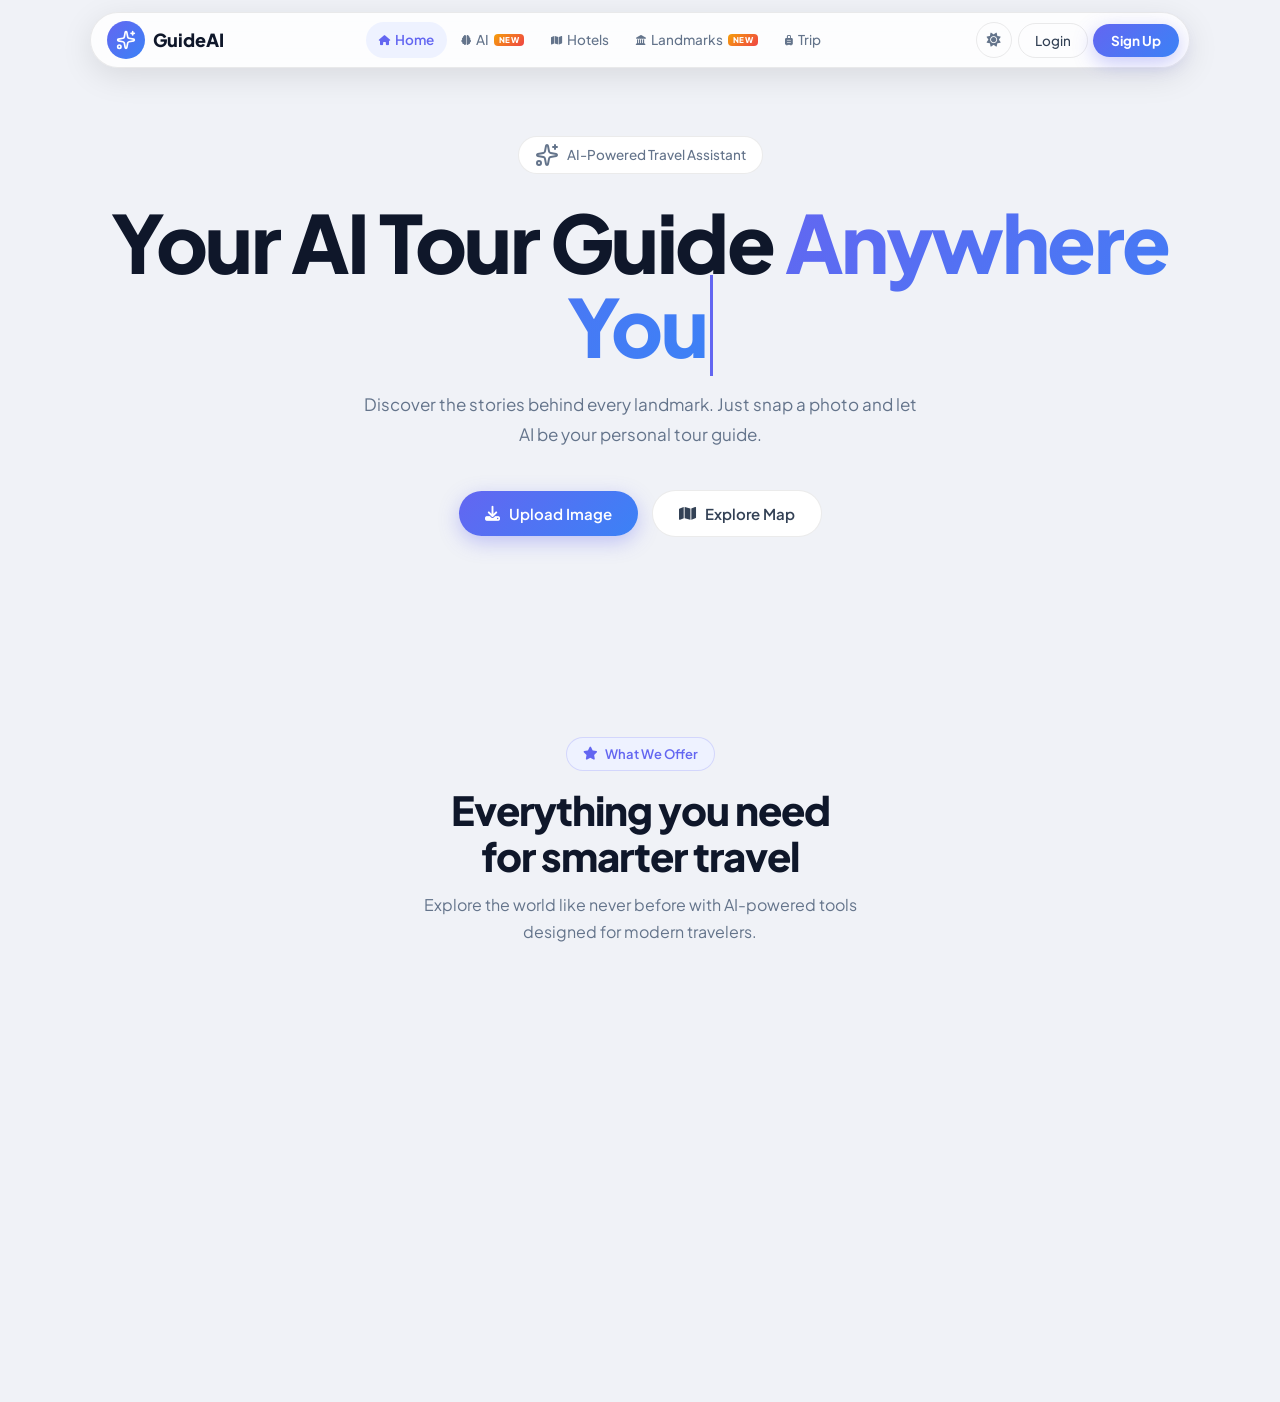
<file: index.html>
<!doctype html>
<html lang="en">
  <head>
    <meta charset="UTF-8" />
    <meta name="viewport" content="width=device-width, initial-scale=1.0" />
    <title>Document</title>

    <!-- site icon -->
    <link rel="shortcut icon" href="" type="image/x-icon" />
    <!-- end site icon -->

    <!-- css link -->
    <link rel="stylesheet" href="/css/styles.css" />
    <!-- end css link -->

    <!-- fontawesome link -->
    <link
      rel="stylesheet"
      href="https://cdnjs.cloudflare.com/ajax/libs/font-awesome/6.7.2/css/all.min.css"
      crossorigin="anonymous"
      referrerpolicy="no-referrer"
    />
    <!-- fontawesome link -->
    <link rel="preconnect" href="https://fonts.googleapis.com"/>
    <link rel="preconnect" href="https://fonts.gstatic.com" crossorigin/>
    <link href="https://fonts.googleapis.com/css2?family=Plus+Jakarta+Sans:wght@400;500;600;700;800&display=swap" rel="stylesheet"/>

    <link href="https://unpkg.com/aos@2.3.1/dist/aos.css" rel="stylesheet" />
  </head>
  <body>
   <header data-aos="fade-down"
      data-aos-easing="linear"
      data-aos-duration="1500" class="header">
  <div class="header__wrapper">
    <div class="header__logobox">
      <div class="iconbx">
        <svg xmlns="http://www.w3.org/2000/svg" width="20" height="20" viewBox="0 0 24 24">
          <g fill="none" stroke="currentColor" stroke-linecap="round" stroke-linejoin="round" stroke-width="2">
            <path d="M11.017 2.814a1 1 0 0 1 1.966 0l1.051 5.558a2 2 0 0 0 1.594 1.594l5.558 1.051a1 1 0 0 1 0 1.966l-5.558 1.051a2 2 0 0 0-1.594 1.594l-1.051 5.558a1 1 0 0 1-1.966 0l-1.051-5.558a2 2 0 0 0-1.594-1.594l-5.558-1.051a1 1 0 0 1 0-1.966l5.558-1.051a2 2 0 0 0 1.594-1.594zM20 2v4m2-2h-4"/>
            <circle cx="4" cy="20" r="2"/>
          </g>
        </svg>
      </div>
      <p class="logogtext">GuideAI</p>
    </div>

    <ul class="header__list">
      <li><a href="/index.html" class="header__link"><i class="fa-solid fa-house"></i>Home</a></li>
      <li><a href="/pages/ai.html" class="header__link"><i class="fa-solid fa-brain"></i>AI <span class="nav-new">NEW</span></a></li>
      <li><a href="/pages/map.html" class="header__link"><i class="fa-solid fa-map"></i>Hotels</a></li>
      <li><a href="/pages/landmarks.html" class="header__link"><i class="fa-solid fa-landmark"></i>Landmarks <span class="nav-new">NEW</span></a></li>
      <li><a href="/pages/trip.html" class="header__link"><i class="fa-solid fa-suitcase-rolling"></i>Trip</a></li>
    </ul>
 
    <div class="header__right">
      <button class="lightmode"><i class="fa-solid fa-sun"></i></button>
      <div class="header__btnbox">
        <button class="header__login">Login</button>
        <button class="header__sign">Sign Up</button>
      </div>
    </div>
  </div>
</header>
    <main class="main">
      <section class="hero">
        <div class="container">
          <div class="hero__wrapper">
            <div class="hero__subtitlre">
              <svg
                xmlns="http://www.w3.org/2000/svg"
                width="24"
                height="24"
                viewBox="0 0 24 24"
              >
                <g
                  fill="none"
                  stroke="currentColor"
                  stroke-linecap="round"
                  stroke-linejoin="round"
                  stroke-width="2"
                >
                  <path
                    d="M11.017 2.814a1 1 0 0 1 1.966 0l1.051 5.558a2 2 0 0 0 1.594 1.594l5.558 1.051a1 1 0 0 1 0 1.966l-5.558 1.051a2 2 0 0 0-1.594 1.594l-1.051 5.558a1 1 0 0 1-1.966 0l-1.051-5.558a2 2 0 0 0-1.594-1.594l-5.558-1.051a1 1 0 0 1 0-1.966l5.558-1.051a2 2 0 0 0 1.594-1.594zM20 2v4m2-2h-4"
                  />
                  <circle cx="4" cy="20" r="2" />
                </g>
              </svg>
              AI-Powered Travel Assistant
            </div>
            <h1 class="hero__title">
              Your AI Tour Guide
              <span class="bluue" data-text="Anywhere You Go"></span>
            </h1>
            <p class="hero__text">
              Discover the stories behind every landmark. Just snap a photo and
              let AI be your personal tour guide.
            </p>
            <div class="hero__btnbox">
              <button class="image">
                <i class="fa-solid fa-download"></i>Upload Image
              </button>
              <button class="map">
                <i class="fa-solid fa-map"></i>Explore Map
              </button>
            </div>
          </div>
        </div>
      </section>

    <section class="services">
  <div class="container">

    <div class="services__head"  data-aos="fade-up" data-aos-duration="800">
      <div class="services__badge">
        <i class="fa-solid fa-star"></i> What We Offer
      </div>
      <h2 class="services__title">Everything you need<br/>for smarter travel</h2>
      <p class="services__sub">Explore the world like never before with AI-powered tools designed for modern travelers.</p>
    </div>

    <ul class="ser__list">

      <li class="ser__item" data-aos="fade-up" data-aos-duration="1000">
        <span class="ser__number">01</span>
        <div class="ser__imgbox">
          <i class="fa-solid fa-camera-retro"></i>
        </div>
        <h3 class="ser__title">AI Landmark Recognition</h3>
        <p class="ser__text">
          Snap a photo of any landmark and get instant AI-powered identification with rich historical context, facts, and insider stories.
        </p>
        <a href="/pages/ai.html" class="ser__link">
          Try it now <i class="fa-solid fa-arrow-right"></i>
        </a>
      </li>

      <li class="ser__item" data-aos="fade-up" data-aos-duration="1400">
        <span class="ser__number">02</span>
        <div class="ser__imgbox">
          <i class="fa-solid fa-map-location-dot"></i>
        </div>
        <h3 class="ser__title">Interactive Hotel Map</h3>
        <p class="ser__text">
          Browse hundreds of hotels on an interactive map. Filter by price, category and book instantly with secure 50% advance payment.
        </p>
        <a href="/pages/map.html" class="ser__link">
          Explore map <i class="fa-solid fa-arrow-right"></i>
        </a>
      </li>              

      <li class="ser__item" data-aos="fade-up" data-aos-duration="1800">
        <span class="ser__number">03</span>
        <div class="ser__imgbox">
          <i class="fa-solid fa-suitcase-rolling"></i>
        </div>
        <h3 class="ser__title">Smart Trip Planner</h3>
        <p class="ser__text">
          Manage all your bookings in one place. Track check-in dates, payment status, and travel details with your personal trip dashboard.
        </p>
        <a href="/pages/trip.html" class="ser__link">
          My trips <i class="fa-solid fa-arrow-right"></i>
        </a>
      </li>

    </ul>
  </div>
</section>

      <!-- <section class="works">
        <div class="container">
          <div class="wroks__wrapper">
            <ul class="work__list">
              <li class="work__item">
                <div class="work__imgbox">
                  <i class="fa-solid fa-1"></i>
                </div>
                <h3 class="work__title">AI Recognition</h3>
                <p class="work__text">
                  Instantly identify any landmark or tourist attraction with
                  AI-powered image recognition
                </p>
              </li>
              <li class="work__item">
                <div class="work__imgbox">
                  <i class="fa-solid fa-1"></i>
                </div>
                <h3 class="work__title">AI Recognition</h3>
                <p class="work__text">
                  Instantly identify any landmark or tourist attraction with
                  AI-powered image recognition
                </p>
              </li>
              <li class="work__item">
                <div class="work__imgbox">
                  <i class="fa-solid fa-1"></i>
                </div>
                <h3 class="work__title">AI Recognition</h3>
                <p class="work__text">
                  Instantly identify any landmark or tourist attraction with
                  AI-powered image recognition
                </p>
              </li>
            </ul>
          </div>
        </div>
      </section> -->
    </main>

    <script src="https://unpkg.com/aos@2.3.1/dist/aos.js"></script>
    <script>
      AOS.init();
    </script>
    <script src="/javascript/script.js"></script>
    <script src="/javascript/header.js"></script>
  </body>
</html>
</file>
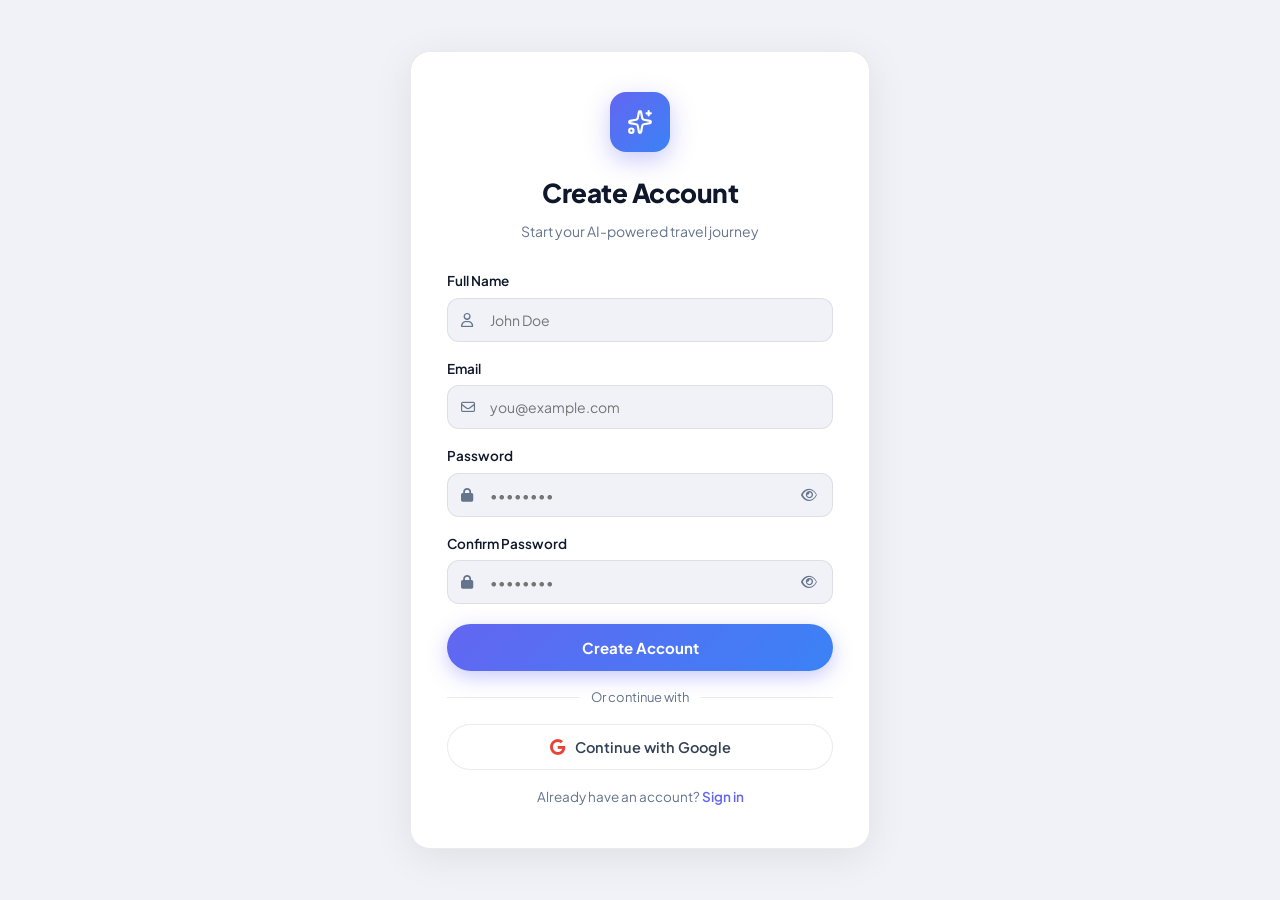
<file: pages/create.html>
<!DOCTYPE html>
<html lang="en">
<head>
  <meta charset="UTF-8"/>
  <meta name="viewport" content="width=device-width, initial-scale=1.0"/>
  <title>GuideAI — Create Account</title>
  <script>if(localStorage.getItem('theme')==='dark'){document.documentElement.setAttribute('data-theme','dark')}</script>
  <link rel="stylesheet" href="/css/styles.css"/>
  <link rel="stylesheet" href="/css/form.css"/>
  <link rel="preconnect" href="https://fonts.googleapis.com"/>
  <link rel="preconnect" href="https://fonts.gstatic.com" crossorigin/>
  <link href="https://fonts.googleapis.com/css2?family=Plus+Jakarta+Sans:wght@400;500;600;700;800&display=swap" rel="stylesheet"/>
  <link rel="stylesheet" href="https://cdnjs.cloudflare.com/ajax/libs/font-awesome/6.7.2/css/all.min.css" crossorigin="anonymous" referrerpolicy="no-referrer"/>
</head>
<body class="form-body">

<div class="form-page">
  <div class="form-card">

    <div class="form-logo">
      <div class="form-logo__icon">
        <svg xmlns="http://www.w3.org/2000/svg" width="26" height="26" viewBox="0 0 24 24">
          <g fill="none" stroke="currentColor" stroke-linecap="round" stroke-linejoin="round" stroke-width="2">
            <path d="M11.017 2.814a1 1 0 0 1 1.966 0l1.051 5.558a2 2 0 0 0 1.594 1.594l5.558 1.051a1 1 0 0 1 0 1.966l-5.558 1.051a2 2 0 0 0-1.594 1.594l-1.051 5.558a1 1 0 0 1-1.966 0l-1.051-5.558a2 2 0 0 0-1.594-1.594l-5.558-1.051a1 1 0 0 1 0-1.966l5.558-1.051a2 2 0 0 0 1.594-1.594zM20 2v4m2-2h-4"/>
            <circle cx="4" cy="20" r="2"/>
          </g>
        </svg>
      </div>
    </div>

    <h1 class="form-title">Create Account</h1>
    <p class="form-sub">Start your AI-powered travel journey</p>

    <div class="form-error hidden" id="formError"></div>
    <div class="form-success hidden" id="formSuccess"></div>

    <div class="form-fields">
      <div class="form-field">
        <label>Full Name</label>
        <div class="form-input-wrap">
          <i class="fa-regular fa-user"></i>
          <input type="text" id="fullname" placeholder="John Doe" autocomplete="name"/>
        </div>
      </div>

      <div class="form-field">
        <label>Email</label>
        <div class="form-input-wrap">
          <i class="fa-regular fa-envelope"></i>
          <input type="email" id="email" placeholder="you@example.com" autocomplete="email"/>
        </div>
      </div>

      <div class="form-field">
        <label>Password</label>
        <div class="form-input-wrap">
          <i class="fa-solid fa-lock"></i>
          <input type="password" id="password" placeholder="••••••••"/>
          <button class="form-eye" type="button" onclick="togglePass('password', this)">
            <i class="fa-regular fa-eye"></i>
          </button>
        </div>
      </div>

      <div class="form-field">
        <label>Confirm Password</label>
        <div class="form-input-wrap">
          <i class="fa-solid fa-lock"></i>
          <input type="password" id="confirm" placeholder="••••••••"/>
          <button class="form-eye" type="button" onclick="togglePass('confirm', this)">
            <i class="fa-regular fa-eye"></i>
          </button>
        </div>
      </div>

      <button class="form-submit" id="submitBtn" onclick="handleRegister()">
        Create Account
      </button>

      <div class="form-divider"><span>Or continue with</span></div>

      <button class="form-google" onclick="handleGoogle()">
        <i class="fa-brands fa-google"></i>
        Continue with Google
      </button>

      <p class="form-footer">
        Already have an account? <a href="/pages/login.html">Sign in</a>
      </p>
    </div>

  </div>
</div>

<script src="/javascript/form.js"></script>
</body>
</html>
</file>
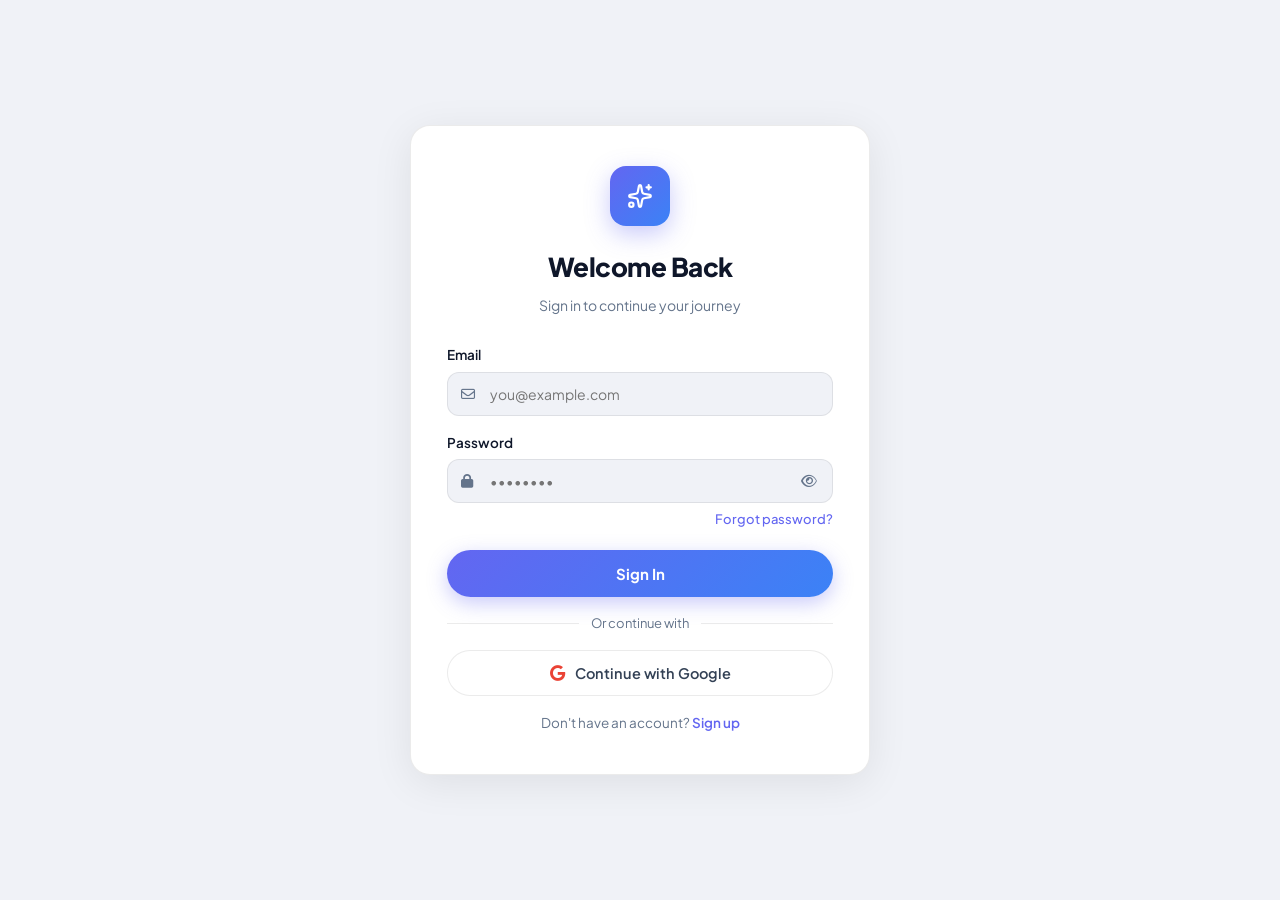
<file: pages/login.html>
<!DOCTYPE html>
<html lang="en">
<head>
  <meta charset="UTF-8"/>
  <meta name="viewport" content="width=device-width, initial-scale=1.0"/>
  <title>GuideAI — Sign In</title>
  <script>if(localStorage.getItem('theme')==='dark'){document.documentElement.setAttribute('data-theme','dark')}</script>
  <link rel="stylesheet" href="/css/styles.css"/>
  <link rel="stylesheet" href="/css/form.css"/>
  <link rel="preconnect" href="https://fonts.googleapis.com"/>
  <link rel="preconnect" href="https://fonts.gstatic.com" crossorigin/>
  <link href="https://fonts.googleapis.com/css2?family=Plus+Jakarta+Sans:wght@400;500;600;700;800&display=swap" rel="stylesheet"/>
  <link rel="stylesheet" href="https://cdnjs.cloudflare.com/ajax/libs/font-awesome/6.7.2/css/all.min.css" crossorigin="anonymous" referrerpolicy="no-referrer"/>
</head>
<body class="form-body">

<div class="form-page">
  <div class="form-card">

    <div class="form-logo">
      <div class="form-logo__icon">
        <svg xmlns="http://www.w3.org/2000/svg" width="26" height="26" viewBox="0 0 24 24">
          <g fill="none" stroke="currentColor" stroke-linecap="round" stroke-linejoin="round" stroke-width="2">
            <path d="M11.017 2.814a1 1 0 0 1 1.966 0l1.051 5.558a2 2 0 0 0 1.594 1.594l5.558 1.051a1 1 0 0 1 0 1.966l-5.558 1.051a2 2 0 0 0-1.594 1.594l-1.051 5.558a1 1 0 0 1-1.966 0l-1.051-5.558a2 2 0 0 0-1.594-1.594l-5.558-1.051a1 1 0 0 1 0-1.966l5.558-1.051a2 2 0 0 0 1.594-1.594zM20 2v4m2-2h-4"/>
            <circle cx="4" cy="20" r="2"/>
          </g>
        </svg>
      </div>
    </div>

    <h1 class="form-title">Welcome Back</h1>
    <p class="form-sub">Sign in to continue your journey</p>

    <div class="form-error hidden" id="formError"></div>
    <div class="form-success hidden" id="formSuccess"></div>

    <div class="form-fields">
      <div class="form-field">
        <label>Email</label>
        <div class="form-input-wrap">
          <i class="fa-regular fa-envelope"></i>
          <input type="email" id="email" placeholder="you@example.com" autocomplete="email"/>
        </div>
      </div>

      <div class="form-field">
        <label>Password</label>
        <div class="form-input-wrap">
          <i class="fa-solid fa-lock"></i>
          <input type="password" id="password" placeholder="••••••••"/>
          <button class="form-eye" type="button" onclick="togglePass('password', this)">
            <i class="fa-regular fa-eye"></i>
          </button>
        </div>
        <a href="#" class="form-forgot">Forgot password?</a>
      </div>

      <button class="form-submit" id="submitBtn" onclick="handleLogin()">
        Sign In
      </button>

      <div class="form-divider"><span>Or continue with</span></div>

      <button class="form-google" onclick="handleGoogle()">
        <i class="fa-brands fa-google"></i>
        Continue with Google
      </button>

      <p class="form-footer">
        Don't have an account? <a href="/pages/create.html">Sign up</a>
      </p>
    </div>

  </div>
</div>

<script src="/javascript/form.js"></script>
</body>
</html>
</file>
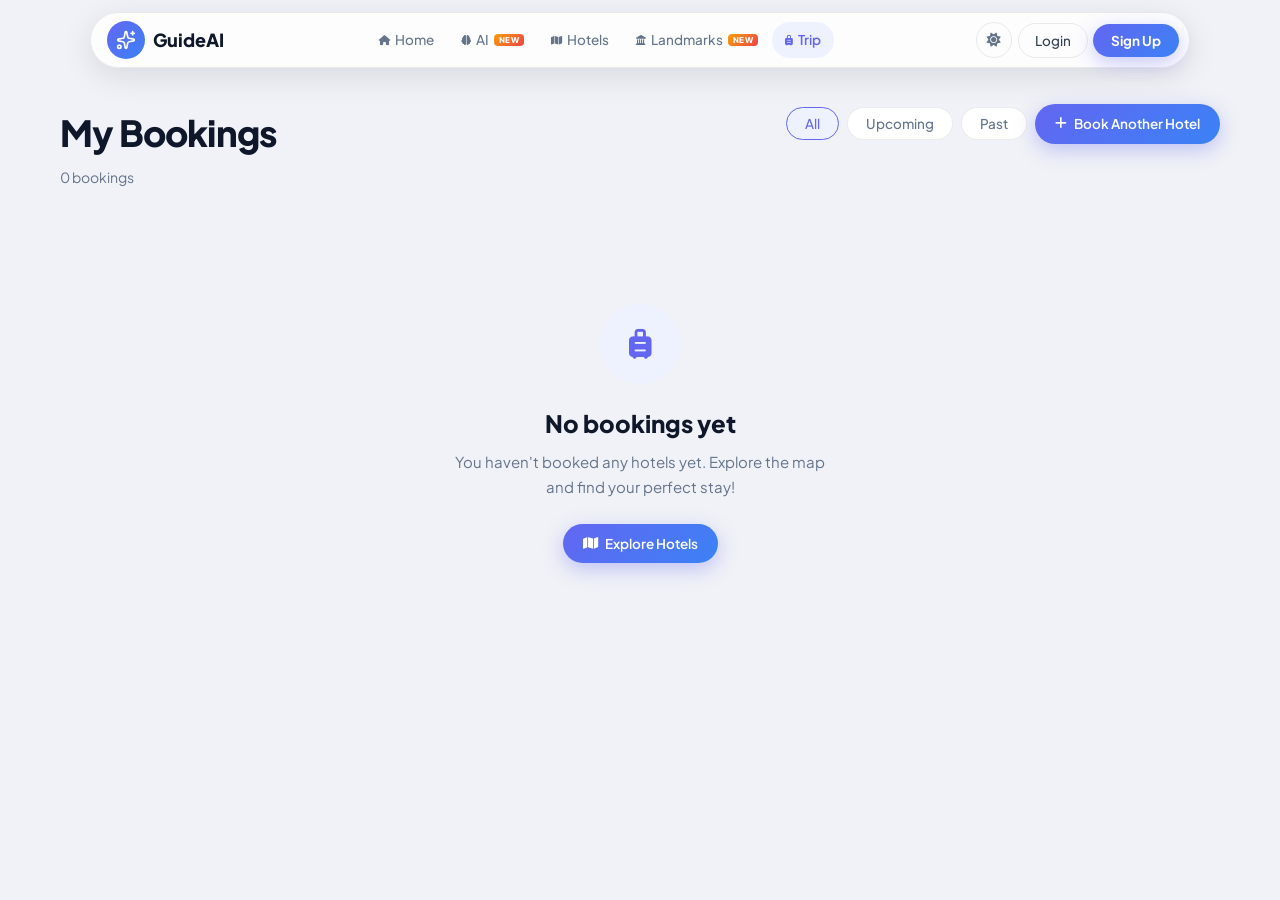
<file: pages/trip.html>
<!DOCTYPE html>
<html lang="en">
<head>
  <meta charset="UTF-8"/>
  <meta name="viewport" content="width=device-width, initial-scale=1.0"/>
  <title>GuideAI — My Trips</title>
  <script>if(localStorage.getItem('theme')==='dark'){document.documentElement.setAttribute('data-theme','dark')}</script>
  <link rel="stylesheet" href="/css/styles.css"/>
  <link rel="stylesheet" href="/css/trip.css"/>
  <link rel="preconnect" href="https://fonts.googleapis.com"/>
  <link rel="preconnect" href="https://fonts.gstatic.com" crossorigin/>
      <link href="https://unpkg.com/aos@2.3.1/dist/aos.css" rel="stylesheet" />
  <link href="https://fonts.googleapis.com/css2?family=Plus+Jakarta+Sans:wght@400;500;600;700;800&display=swap" rel="stylesheet"/>
  <link rel="stylesheet" href="https://cdnjs.cloudflare.com/ajax/libs/font-awesome/6.7.2/css/all.min.css" crossorigin="anonymous" referrerpolicy="no-referrer"/>
</head>
<body>

<header data-aos="fade-down"
      data-aos-easing="linear"
      data-aos-duration="1500" class="header">
  <div class="header__wrapper">
    <div class="header__logobox">
      <div class="iconbx">
        <svg xmlns="http://www.w3.org/2000/svg" width="20" height="20" viewBox="0 0 24 24">
          <g fill="none" stroke="currentColor" stroke-linecap="round" stroke-linejoin="round" stroke-width="2">
            <path d="M11.017 2.814a1 1 0 0 1 1.966 0l1.051 5.558a2 2 0 0 0 1.594 1.594l5.558 1.051a1 1 0 0 1 0 1.966l-5.558 1.051a2 2 0 0 0-1.594 1.594l-1.051 5.558a1 1 0 0 1-1.966 0l-1.051-5.558a2 2 0 0 0-1.594-1.594l-5.558-1.051a1 1 0 0 1 0-1.966l5.558-1.051a2 2 0 0 0 1.594-1.594zM20 2v4m2-2h-4"/>
            <circle cx="4" cy="20" r="2"/>
          </g>
        </svg>
      </div>
      <p class="logogtext">GuideAI</p>
    </div>
 
    <ul class="header__list">
      <li><a href="/index.html" class="header__link"><i class="fa-solid fa-house"></i>Home</a></li>
      <li><a href="/pages/ai.html" class="header__link"><i class="fa-solid fa-brain"></i>AI <span class="nav-new">NEW</span></a></li>
      <li><a href="/pages/map.html" class="header__link"><i class="fa-solid fa-map"></i>Hotels</a></li>
      <li><a href="/pages/landmarks.html" class="header__link"><i class="fa-solid fa-landmark"></i>Landmarks <span class="nav-new">NEW</span></a></li>
      <li><a href="/pages/trip.html" class="header__link"><i class="fa-solid fa-suitcase-rolling"></i>Trip</a></li>
    </ul>
 
    <div class="header__right">
      <button class="lightmode"><i class="fa-solid fa-sun"></i></button>
      <div class="header__btnbox">
        <button class="header__login">Login</button>
        <button class="header__sign">Sign Up</button>
      </div>
    </div>
  </div>
</header>

<main class="trip-page">
  <div class="container">

    <div class="trip-topbar">
      <div>
        <h1 class="trip-title">My Bookings</h1>
        <p class="trip-sub" id="tripCount">Loading...</p>
      </div>
      <div class="trip-topbar__right">
        <button class="trip-filter active" data-f="all">All</button>
        <button class="trip-filter" data-f="upcoming">Upcoming</button>
        <button class="trip-filter" data-f="past">Past</button>
        <a href="/pages/map.html" class="trip-book-btn">
          <i class="fa-solid fa-plus"></i> Book Another Hotel
        </a>
      </div>
    </div>

    <!-- Bookings list -->
    <div id="bookingsList"></div>

    <!-- Empty state -->
    <div class="trip-empty hidden" id="emptyState">
      <div class="trip-empty__icon"><i class="fa-solid fa-suitcase-rolling"></i></div>
      <h2>No bookings yet</h2>
      <p>You haven't booked any hotels yet. Explore the map and find your perfect stay!</p>
      <a href="/pages/map.html" class="trip-book-btn">
        <i class="fa-solid fa-map"></i> Explore Hotels
      </a>
    </div>

  </div>
</main>
<script src="https://unpkg.com/aos@2.3.1/dist/aos.js"></script>
    <script>
      AOS.init();
    </script>
<script src="/javascript/trip.js"></script>
<script src="/javascript/header.js"></script>
</body>
</html>
</file>
<file: css/styles.css>
/* ===== CSS VARIABLES ===== */
:root {
  --font-main: 'Plus Jakarta Sans', sans-serif;
  --clr-primary: #6366f1;
  --clr-primary-bg: #eef2ff;
  --clr-secondary: #3b82f6;
  --grad-primary: linear-gradient(135deg, #6366f1, #3b82f6);
  --bg-page: #f0f2f7;
  --bg-card: #ffffff;
  --bg-card-blur: rgba(255,255,255,0.82);
  --border: rgba(0,0,0,0.08);
  --border-hover: #c7d2fe;
  --txt-heading: #0f172a;
  --txt-body: #334155;
  --txt-muted: #64748b;
  --shadow-header: 0 8px 32px rgba(0,0,0,0.10);
  --shadow-card: 0 4px 20px rgba(0,0,0,0.06);
  --shadow-card-hover: 0 12px 35px rgba(0,0,0,0.10);
  --shadow-btn: 0 6px 20px rgba(99,102,241,0.35);
  --shadow-btn-hover: 0 10px 30px rgba(99,102,241,0.45);
  --radius-sm: 8px;
  --radius-md: 12px;
  --radius-lg: 16px;
  --radius-pill: 50px;
  --transition: all 0.22s ease;
}

[data-theme="dark"] {
  --bg-page: #0d1117;
  --bg-card: #161b27;
  --bg-card-blur: rgba(22,27,39,0.88);
  --border: rgba(255,255,255,0.07);
  --border-hover: #6366f1;
  --txt-heading: #f1f5f9;
  --txt-body: #94a3b8;
  --txt-muted: #64748b;
  --shadow-header: 0 8px 32px rgba(0,0,0,0.50);
  --shadow-card: 0 4px 20px rgba(0,0,0,0.30);
  --shadow-card-hover: 0 12px 35px rgba(0,0,0,0.50);
  --clr-primary-bg: rgba(99,102,241,0.12);
}

/* ===== RESET ===== */
*,*::before,*::after{margin:0;padding:0;box-sizing:border-box;}
html{scroll-behavior:smooth;}
body{font-family:var(--font-main);background:var(--bg-page);color:var(--txt-body);line-height:1.6;transition:background 0.3s,color 0.3s;}

/* ===== CONTAINER ===== */
.container{max-width:1200px;margin:auto;padding:0 20px;}

/* ===== HEADER ===== */
.header{
  position:sticky;
  top:12px;
  z-index:100;
  padding:0 16px;
  pointer-events:none;
  background:transparent;
  border:none;
  box-shadow:none;
}

.header__wrapper{
  pointer-events:all;
  max-width:1100px;
  margin:0 auto;
  background:var(--bg-card-blur);
  backdrop-filter:blur(20px);
  -webkit-backdrop-filter:blur(20px);
  border:1px solid var(--border);
  border-radius:var(--radius-pill);
  box-shadow:var(--shadow-header);
  display:flex;
  justify-content:space-between;
  align-items:center;
  padding:8px 10px 8px 16px;
  gap:6px;
  transition:background 0.3s,border-color 0.3s;
}

/* Logo */
.header__logobox{
  display:flex;
  align-items:center;
  gap:8px;
  text-decoration:none;
  flex-shrink:0;
}

.iconbx{
  width:38px;height:38px;
  background:var(--grad-primary);
  border-radius:50%;
  display:flex;align-items:center;justify-content:center;
  color:#fff;flex-shrink:0;
}

.logogtext{
  font-weight:800;font-size:18px;
  color:var(--txt-heading);
  transition:color 0.3s;
}

/* Nav */
.header__list{
  display:flex;align-items:center;
  gap:1px;list-style:none;
  flex:1;justify-content:center;
}

.header__link{
  display:flex;align-items:center;gap:5px;
  text-decoration:none;
  color:var(--txt-muted);
  font-size:13.5px;font-weight:500;
  padding:7px 13px;
  border-radius:var(--radius-pill);
  transition:var(--transition);
  white-space:nowrap;
  position:relative;
}

.header__link i{font-size:10px;}

.header__link:hover{color:var(--txt-heading);background:var(--clr-primary-bg);}

.header__link.active{
  color:var(--clr-primary);
  font-weight:600;
  background:var(--clr-primary-bg);
}

/* NEW badge on nav link */
.nav-new{
  display:inline-flex;
  align-items:center;
  justify-content:center;
  background:linear-gradient(135deg,#f59e0b,#ef4444);
  color:white;
  font-size:8px;
  font-weight:800;
  padding:2px 5px;
  border-radius:4px;
  letter-spacing:0.3px;
  line-height:1;
  animation:pulse-badge 2s ease-in-out infinite;
  flex-shrink:0;
}

@keyframes pulse-badge{
  0%,100%{transform:scale(1);}
  50%{transform:scale(1.12);}
}

/* Right side */
.header__right{
  display:flex;align-items:center;
  gap:6px;flex-shrink:0;
}

.header__btnbox{
  display:flex;align-items:center;gap:5px;
}

.header__login{
  background:transparent;
  border:1px solid var(--border);
  color:var(--txt-body);
  padding:8px 16px;
  border-radius:var(--radius-pill);
  font-size:13.5px;font-weight:500;
  font-family:var(--font-main);
  cursor:pointer;transition:var(--transition);
}

.header__login:hover{border-color:var(--clr-primary);color:var(--clr-primary);}

.lightmode{
  width:36px;height:36px;
  border-radius:50%;
  border:1px solid var(--border);
  background:transparent;
  color:var(--txt-muted);
  display:flex;align-items:center;justify-content:center;
  cursor:pointer;font-size:14px;transition:var(--transition);
}

.lightmode:hover{color:var(--clr-primary);border-color:var(--border-hover);background:var(--clr-primary-bg);}

.header__sign{
  display:flex;align-items:center;gap:6px;
  background:var(--grad-primary);
  color:white;border:none;
  padding:8px 18px;
  border-radius:var(--radius-pill);
  font-size:13.5px;font-weight:700;
  font-family:var(--font-main);
  cursor:pointer;transition:var(--transition);
  box-shadow:var(--shadow-btn);
}

.header__sign:hover{transform:translateY(-2px);box-shadow:var(--shadow-btn-hover);}

/* User logged in */
.header__user{display:flex;align-items:center;gap:7px;}

.header__avatar{
  width:32px;height:32px;border-radius:50%;
  background:var(--grad-primary);color:white;
  font-size:13px;font-weight:700;
  display:flex;align-items:center;justify-content:center;
}

.header__username{font-size:13.5px;font-weight:600;color:var(--txt-heading);}

.header__logout{
  display:flex;align-items:center;gap:5px;
  background:transparent;border:1px solid var(--border);
  color:var(--txt-muted);padding:7px 14px;
  border-radius:var(--radius-pill);
  font-size:13px;font-weight:500;
  font-family:var(--font-main);cursor:pointer;transition:var(--transition);
}

.header__logout:hover{border-color:#ef4444;color:#ef4444;background:rgba(239,68,68,0.06);}

/* ===== HERO ===== */
.hero{padding:80px 0 100px;text-align:center;position:relative;overflow:hidden;}

.hero__bg-blob{position:absolute;border-radius:50%;filter:blur(90px);opacity:0.08;pointer-events:none;z-index:0;}
[data-theme="dark"] .hero__bg-blob{opacity:0.14;}
.blob1{width:500px;height:500px;background:#6366f1;top:-150px;left:-80px;}
.blob2{width:400px;height:400px;background:#3b82f6;bottom:-80px;right:-60px;}

.hero__wrapper{position:relative;z-index:1;}

.hero__subtitlre{
  display:inline-flex;align-items:center;gap:8px;
  background:var(--bg-card);color:var(--txt-muted);
  padding:6px 16px;border-radius:var(--radius-pill);
  font-size:13.5px;font-weight:500;margin-bottom:26px;
  border:1px solid var(--border);
}

.hero__title{
  font-size:80px;font-weight:800;line-height:1.05;
  color:var(--txt-heading);margin-bottom:22px;letter-spacing:-2.5px;
}

.bluue{
  background:var(--grad-primary);
  -webkit-background-clip:text;-webkit-text-fill-color:transparent;background-clip:text;
}

.hero__text{max-width:560px;margin:0 auto 40px;color:var(--txt-muted);font-size:17px;line-height:1.75;}

.hero__btnbox{display:flex;justify-content:center;align-items:center;gap:14px;}

.image{
  display:inline-flex;align-items:center;gap:9px;
  background:var(--grad-primary);color:white;border:none;
  padding:13px 26px;border-radius:var(--radius-pill);
  font-size:15px;font-weight:600;font-family:var(--font-main);
  cursor:pointer;transition:var(--transition);box-shadow:var(--shadow-btn);
}
.image:hover{transform:translateY(-3px);box-shadow:var(--shadow-btn-hover);}

.map{
  display:inline-flex;align-items:center;gap:9px;
  background:var(--bg-card);color:var(--txt-body);
  border:1px solid var(--border);padding:13px 26px;
  border-radius:var(--radius-pill);font-size:15px;font-weight:600;
  font-family:var(--font-main);cursor:pointer;transition:var(--transition);
}
.map:hover{border-color:var(--clr-primary);color:var(--clr-primary);transform:translateY(-2px);}

/* ===== SERVICES ===== */
.services{padding:100px 0;position:relative;}

.services__head{text-align:center;margin-bottom:56px;}

.services__badge{
  display:inline-flex;align-items:center;gap:7px;
  background:var(--clr-primary-bg);color:var(--clr-primary);
  border:1px solid rgba(99,102,241,0.2);
  padding:6px 16px;border-radius:var(--radius-pill);
  font-size:13px;font-weight:600;margin-bottom:16px;
}

.services__title{font-size:40px;font-weight:800;color:var(--txt-heading);letter-spacing:-1px;line-height:1.15;margin-bottom:12px;}
.services__sub{color:var(--txt-muted);font-size:16px;max-width:500px;margin:0 auto;line-height:1.7;}

.ser__list{display:grid;grid-template-columns:repeat(3,1fr);gap:24px;list-style:none;}

.ser__item{
  background:var(--bg-card);border:1px solid var(--border);
  border-radius:20px;padding:32px 28px;
  position:relative;overflow:hidden;transition:var(--transition);cursor:default;
}

.ser__item::before{
  content:'';position:absolute;top:0;left:0;right:0;height:3px;
  background:var(--grad-primary);opacity:0;transition:var(--transition);
}
.ser__item:hover{border-color:var(--clr-primary);transform:translateY(-8px);box-shadow:0 20px 50px rgba(99,102,241,0.12);}
.ser__item:hover::before{opacity:1;}
.ser__item:nth-child(2)::before{background:linear-gradient(135deg,#3b82f6,#06b6d4);}
.ser__item:nth-child(3)::before{background:linear-gradient(135deg,#8b5cf6,#ec4899);}

.ser__imgbox{
  width:56px;height:56px;display:flex;align-items:center;justify-content:center;
  background:var(--clr-primary-bg);border-radius:16px;margin-bottom:20px;
  color:var(--clr-primary);font-size:22px;transition:var(--transition);
}
.ser__item:nth-child(2) .ser__imgbox{background:rgba(59,130,246,0.1);color:#3b82f6;}
.ser__item:nth-child(3) .ser__imgbox{background:rgba(139,92,246,0.1);color:#8b5cf6;}
.ser__item:hover .ser__imgbox{background:var(--grad-primary);color:white;transform:scale(1.1) rotate(-5deg);}
.ser__item:nth-child(2):hover .ser__imgbox{background:linear-gradient(135deg,#3b82f6,#06b6d4);}
.ser__item:nth-child(3):hover .ser__imgbox{background:linear-gradient(135deg,#8b5cf6,#ec4899);}

.ser__number{
  position:absolute;top:24px;right:24px;
  font-size:48px;font-weight:900;color:var(--border);
  line-height:1;letter-spacing:-2px;transition:var(--transition);
}
.ser__item:hover .ser__number{color:rgba(99,102,241,0.1);}
.ser__title{font-size:18px;font-weight:800;color:var(--txt-heading);margin-bottom:10px;letter-spacing:-0.3px;}
.ser__text{color:var(--txt-muted);font-size:14.5px;line-height:1.7;margin-bottom:20px;}
.ser__link{display:inline-flex;align-items:center;gap:6px;color:var(--clr-primary);font-size:13.5px;font-weight:600;text-decoration:none;transition:var(--transition);}
.ser__link i{font-size:11px;transition:var(--transition);}
.ser__link:hover i{transform:translateX(4px);}
.ser__item:nth-child(2) .ser__link{color:#3b82f6;}
.ser__item:nth-child(3) .ser__link{color:#8b5cf6;}

/* ===== WORKS ===== */
.works{padding:80px 0;}

.work__list{display:grid;grid-template-columns:repeat(3,1fr);gap:24px;list-style:none;}

.work__item{
  background:var(--bg-card);padding:30px 26px;
  border-radius:var(--radius-lg);text-align:center;
  border:1px solid var(--border);transition:var(--transition);
}
.work__item:hover{border-color:var(--clr-primary);transform:translateY(-4px);box-shadow:var(--shadow-card-hover);}

.work__imgbox{
  width:48px;height:48px;background:var(--clr-primary-bg);
  color:var(--clr-primary);display:flex;align-items:center;justify-content:center;
  border-radius:var(--radius-md);margin:0 auto 14px;font-size:18px;font-weight:700;transition:var(--transition);
}
.work__item:hover .work__imgbox{background:var(--grad-primary);color:white;}

.work__title{font-size:16px;font-weight:700;color:var(--txt-heading);margin-bottom:10px;}
.work__text{color:var(--txt-muted);font-size:14.5px;line-height:1.65;}

/* ===== DARK MODE HEADER BLUR ===== */
[data-theme="dark"] .header__wrapper{
  background:rgba(22,27,39,0.88);
  border-color:rgba(255,255,255,0.06);
}

/* ===== RESPONSIVE ===== */
@media(max-width:1024px){
  .header__wrapper{max-width:100%;}
  .hero__title{font-size:52px;letter-spacing:-1px;}
  .ser__list{grid-template-columns:repeat(2,1fr);}
  .work__list{grid-template-columns:repeat(2,1fr);}
}

@media(max-width:768px){
  .header__list{display:none;}
  .hero__title{font-size:36px;letter-spacing:-0.5px;}
  .ser__list{grid-template-columns:1fr;}
  .work__list{grid-template-columns:1fr;}
}

@media(max-width:480px){
  .header{top:8px;padding:0 10px;}
  .hero{padding:60px 0 70px;}
  .hero__title{font-size:30px;}
  .hero__btnbox{flex-direction:column;}
  .image,.map{width:100%;justify-content:center;}
}

/* ===== MAP/LANDMARKS HEADER (full-width flat) ===== */
.map-header {
  position: sticky !important;
  top: 0 !important;
  padding: 0 !important;
  background: var(--bg-card) !important;
  border-bottom: 1px solid var(--border) !important;
  box-shadow: 0 1px 0 var(--border) !important;
}

.map-header .header__wrapper {
  max-width: 100% !important;
  border-radius: 0 !important;
  border: none !important;
  box-shadow: none !important;
  background: transparent !important;
  backdrop-filter: none !important;
  -webkit-backdrop-filter: none !important;
  padding: 10px 24px !important;
  margin: 0 !important;
}

/* ===== MAP PAGE HEADER — inline override (Netlify fix) ===== */
body.map-page-body .header,
body.landmarks-page-body .header {
  position: sticky !important;
  top: 0 !important;
  padding: 0 !important;
  background: var(--bg-card) !important;
  border-bottom: 1px solid var(--border) !important;
  box-shadow: 0 1px 0 var(--border) !important;
  backdrop-filter: none !important;
  -webkit-backdrop-filter: none !important;
}

body.map-page-body .header__wrapper,
body.landmarks-page-body .header__wrapper {
  max-width: 100% !important;
  border-radius: 0 !important;
  border: none !important;
  box-shadow: none !important;
  background: transparent !important;
  backdrop-filter: none !important;
  -webkit-backdrop-filter: none !important;
  padding: 10px 24px !important;
  margin: 0 !important;
}
</file>
<file: css/form.css>
/* ===== FORM PAGE ===== */
.form-body {
  min-height: 100vh;
  background: var(--bg-page);
  display: flex;
  align-items: center;
  justify-content: center;
  padding: 24px;
}

.form-page {
  width: 100%;
  max-width: 460px;
}

.form-card {
  background: var(--bg-card);
  border: 1px solid var(--border);
  border-radius: 20px;
  padding: 40px 36px;
  box-shadow: 0 8px 40px rgba(0,0,0,0.08);
}

[data-theme="dark"] .form-card {
  box-shadow: 0 8px 40px rgba(0,0,0,0.4);
}

/* Logo */
.form-logo {
  display: flex;
  justify-content: center;
  margin-bottom: 20px;
}

.form-logo__icon {
  width: 60px;
  height: 60px;
  background: var(--grad-primary);
  border-radius: 16px;
  display: flex;
  align-items: center;
  justify-content: center;
  color: white;
  box-shadow: 0 8px 24px rgba(99,102,241,0.35);
}

/* Title */
.form-title {
  text-align: center;
  font-size: 26px;
  font-weight: 800;
  color: var(--txt-heading);
  letter-spacing: -0.5px;
  margin-bottom: 6px;
}

.form-sub {
  text-align: center;
  color: var(--txt-muted);
  font-size: 14px;
  margin-bottom: 28px;
}

/* Error / Success */
.form-error {
  background: rgba(239,68,68,0.08);
  border: 1px solid rgba(239,68,68,0.25);
  color: #ef4444;
  border-radius: var(--radius-md);
  padding: 11px 14px;
  font-size: 13.5px;
  margin-bottom: 16px;
  display: flex;
  align-items: center;
  gap: 8px;
}

.form-success {
  background: rgba(34,197,94,0.08);
  border: 1px solid rgba(34,197,94,0.25);
  color: #22c55e;
  border-radius: var(--radius-md);
  padding: 11px 14px;
  font-size: 13.5px;
  margin-bottom: 16px;
  display: flex;
  align-items: center;
  gap: 8px;
}

/* Fields */
.form-fields {
  display: flex;
  flex-direction: column;
  gap: 16px;
}

.form-field {
  display: flex;
  flex-direction: column;
  gap: 6px;
}

.form-field label {
  font-size: 13.5px;
  font-weight: 600;
  color: var(--txt-heading);
}

.form-input-wrap {
  position: relative;
  display: flex;
  align-items: center;
}

.form-input-wrap > i {
  position: absolute;
  left: 14px;
  color: var(--txt-muted);
  font-size: 14px;
  pointer-events: none;
  z-index: 1;
}

.form-input-wrap input {
  width: 100%;
  background: var(--bg-page);
  border: 1.5px solid var(--border);
  border-radius: var(--radius-md);
  padding: 12px 42px;
  color: var(--txt-body);
  font-family: var(--font-main);
  font-size: 14px;
  outline: none;
  transition: var(--transition);
}

.form-input-wrap input:focus {
  border-color: var(--clr-primary);
  box-shadow: 0 0 0 3px rgba(99,102,241,0.12);
  background: var(--bg-card);
}

.form-input-wrap input.error {
  border-color: #ef4444;
  box-shadow: 0 0 0 3px rgba(239,68,68,0.1);
}

.form-input-wrap input.success {
  border-color: #22c55e;
}

/* Eye toggle */
.form-eye {
  position: absolute;
  right: 12px;
  background: none;
  border: none;
  color: var(--txt-muted);
  cursor: pointer;
  padding: 4px;
  font-size: 14px;
  transition: var(--transition);
}

.form-eye:hover { color: var(--clr-primary); }

/* Forgot */
.form-forgot {
  text-align: right;
  font-size: 13px;
  color: var(--clr-primary);
  text-decoration: none;
  font-weight: 500;
  transition: var(--transition);
}

.form-forgot:hover { opacity: 0.75; }

/* Submit */
.form-submit {
  width: 100%;
  background: var(--grad-primary);
  color: white;
  border: none;
  padding: 14px;
  border-radius: var(--radius-pill);
  font-size: 15px;
  font-weight: 700;
  font-family: var(--font-main);
  cursor: pointer;
  transition: var(--transition);
  box-shadow: var(--shadow-btn);
  margin-top: 4px;
}

.form-submit:hover {
  transform: translateY(-2px);
  box-shadow: var(--shadow-btn-hover);
}

.form-submit:disabled {
  opacity: 0.65;
  cursor: not-allowed;
  transform: none;
}

/* Divider */
.form-divider {
  display: flex;
  align-items: center;
  gap: 12px;
  color: var(--txt-muted);
  font-size: 13px;
}

.form-divider::before,
.form-divider::after {
  content: '';
  flex: 1;
  height: 1px;
  background: var(--border);
}

/* Google */
.form-google {
  width: 100%;
  background: var(--bg-card);
  border: 1.5px solid var(--border);
  color: var(--txt-body);
  padding: 13px;
  border-radius: var(--radius-pill);
  font-size: 14.5px;
  font-weight: 600;
  font-family: var(--font-main);
  cursor: pointer;
  transition: var(--transition);
  display: flex;
  align-items: center;
  justify-content: center;
  gap: 10px;
}

.form-google i { font-size: 16px; color: #ea4335; }

.form-google:hover {
  border-color: var(--clr-primary);
  background: var(--clr-primary-bg);
}

/* Footer */
.form-footer {
  text-align: center;
  font-size: 13.5px;
  color: var(--txt-muted);
}

.form-footer a {
  color: var(--clr-primary);
  text-decoration: none;
  font-weight: 600;
  transition: var(--transition);
}

.form-footer a:hover { opacity: 0.75; }

/* Auth guard modal */
.auth-guard {
  position: fixed;
  inset: 0;
  z-index: 2000;
  display: flex;
  align-items: center;
  justify-content: center;
}

.auth-guard__overlay {
  position: absolute;
  inset: 0;
  background: rgba(0,0,0,0.6);
  backdrop-filter: blur(6px);
}

.auth-guard__box {
  position: relative;
  z-index: 1;
  background: var(--bg-card);
  border: 1px solid var(--border);
  border-radius: 20px;
  padding: 36px 32px;
  width: 100%;
  max-width: 400px;
  text-align: center;
  animation: guardIn 0.3s ease;
  box-shadow: 0 20px 60px rgba(0,0,0,0.2);
}

@keyframes guardIn {
  from { transform: scale(0.92) translateY(12px); opacity: 0; }
  to { transform: scale(1) translateY(0); opacity: 1; }
}

.auth-guard__icon {
  width: 64px;
  height: 64px;
  background: var(--clr-primary-bg);
  border-radius: 50%;
  display: flex;
  align-items: center;
  justify-content: center;
  color: var(--clr-primary);
  font-size: 26px;
  margin: 0 auto 18px;
}

.auth-guard__box h2 {
  font-size: 22px;
  font-weight: 800;
  color: var(--txt-heading);
  margin-bottom: 8px;
  letter-spacing: -0.4px;
}

.auth-guard__box p {
  color: var(--txt-muted);
  font-size: 14px;
  line-height: 1.65;
  margin-bottom: 24px;
}

.auth-guard__btns {
  display: flex;
  flex-direction: column;
  gap: 10px;
}

.auth-guard__btn-primary {
  width: 100%;
  background: var(--grad-primary);
  color: white;
  border: none;
  padding: 13px;
  border-radius: var(--radius-pill);
  font-size: 14.5px;
  font-weight: 700;
  font-family: var(--font-main);
  cursor: pointer;
  transition: var(--transition);
  box-shadow: var(--shadow-btn);
  text-decoration: none;
  display: block;
}

.auth-guard__btn-primary:hover { transform: translateY(-2px); box-shadow: var(--shadow-btn-hover); }

.auth-guard__btn-secondary {
  width: 100%;
  background: transparent;
  color: var(--txt-body);
  border: 1.5px solid var(--border);
  padding: 12px;
  border-radius: var(--radius-pill);
  font-size: 14.5px;
  font-weight: 600;
  font-family: var(--font-main);
  cursor: pointer;
  transition: var(--transition);
  text-decoration: none;
  display: block;
}

.auth-guard__btn-secondary:hover { border-color: var(--clr-primary); color: var(--clr-primary); }

.auth-guard__close {
  position: absolute;
  top: 14px; right: 14px;
  width: 30px; height: 30px;
  border-radius: 50%;
  background: var(--bg-page);
  border: 1px solid var(--border);
  color: var(--txt-muted);
  cursor: pointer;
  display: flex;
  align-items: center;
  justify-content: center;
  font-size: 13px;
  transition: var(--transition);
}

.auth-guard__close:hover { color: var(--txt-heading); }

.hidden { display: none !important; }
</file>
<file: css/trip.css>
/* ===== TRIP PAGE ===== */
.trip-page {
  padding: 48px 0 80px;
  min-height: calc(100vh - 70px);
}

.trip-topbar {
  display: flex;
  align-items: flex-start;
  justify-content: space-between;
  gap: 20px;
  margin-bottom: 36px;
  flex-wrap: wrap;
}

.trip-title {
  font-size: 36px;
  font-weight: 800;
  color: var(--txt-heading);
  letter-spacing: -0.8px;
  margin-bottom: 4px;
}

.trip-sub {
  color: var(--txt-muted);
  font-size: 14px;
}

.trip-topbar__right {
  display: flex;
  align-items: center;
  gap: 8px;
  flex-wrap: wrap;
}

.trip-filter {
  background: var(--bg-card);
  border: 1px solid var(--border);
  color: var(--txt-muted);
  padding: 7px 18px;
  border-radius: var(--radius-pill);
  font-size: 13.5px;
  font-weight: 500;
  font-family: var(--font-main);
  cursor: pointer;
  transition: var(--transition);
}

.trip-filter.active,
.trip-filter:hover {
  background: var(--clr-primary-bg);
  border-color: var(--clr-primary);
  color: var(--clr-primary);
}

.trip-book-btn {
  display: inline-flex;
  align-items: center;
  gap: 7px;
  background: var(--grad-primary);
  color: white;
  border: none;
  padding: 9px 20px;
  border-radius: var(--radius-pill);
  font-size: 13.5px;
  font-weight: 600;
  font-family: var(--font-main);
  cursor: pointer;
  text-decoration: none;
  transition: var(--transition);
  box-shadow: var(--shadow-btn);
}

.trip-book-btn:hover {
  transform: translateY(-2px);
  box-shadow: var(--shadow-btn-hover);
}

/* ===== BOOKING CARD ===== */
.booking-card {
  background: var(--bg-card);
  border: 1px solid var(--border);
  border-radius: var(--radius-lg);
  overflow: hidden;
  margin-bottom: 20px;
  transition: var(--transition);
  animation: fadeUp 0.35s ease both;
}

@keyframes fadeUp {
  from { opacity: 0; transform: translateY(16px); }
  to { opacity: 1; transform: translateY(0); }
}

.booking-card:hover {
  border-color: var(--clr-primary);
  box-shadow: var(--shadow-card-hover);
}

.booking-card__inner {
  display: flex;
  gap: 0;
}

.booking-card__img {
  width: 260px;
  height: 200px;
  object-fit: cover;
  flex-shrink: 0;
}

.booking-card__body {
  flex: 1;
  padding: 22px 24px;
  display: flex;
  flex-direction: column;
  gap: 16px;
}

/* Top row */
.booking-card__top {
  display: flex;
  align-items: flex-start;
  justify-content: space-between;
  gap: 12px;
}

.booking-card__name {
  font-size: 20px;
  font-weight: 800;
  color: var(--txt-heading);
  letter-spacing: -0.4px;
  margin-bottom: 3px;
}

.booking-card__room {
  font-size: 13.5px;
  color: var(--txt-muted);
  display: flex;
  align-items: center;
  gap: 5px;
}

.booking-card__room i { color: var(--clr-primary); font-size: 11px; }

/* Status badge */
.status-badge {
  display: inline-flex;
  align-items: center;
  gap: 6px;
  padding: 6px 14px;
  border-radius: var(--radius-pill);
  font-size: 12.5px;
  font-weight: 700;
  flex-shrink: 0;
}

.status-badge.upcoming {
  background: rgba(99,102,241,0.12);
  color: var(--clr-primary);
  border: 1px solid rgba(99,102,241,0.2);
}

.status-badge.paid {
  background: rgba(34,197,94,0.1);
  color: #22c55e;
  border: 1px solid rgba(34,197,94,0.2);
}

.status-badge.past {
  background: var(--bg-page);
  color: var(--txt-muted);
  border: 1px solid var(--border);
}

.status-badge.partial {
  background: rgba(245,158,11,0.1);
  color: #f59e0b;
  border: 1px solid rgba(245,158,11,0.2);
}

/* Info grid */
.booking-card__info {
  display: flex;
  gap: 28px;
  flex-wrap: wrap;
}

.booking-info-item {
  display: flex;
  align-items: center;
  gap: 10px;
}

.booking-info-item i {
  width: 34px;
  height: 34px;
  background: var(--clr-primary-bg);
  color: var(--clr-primary);
  border-radius: var(--radius-sm);
  display: flex;
  align-items: center;
  justify-content: center;
  font-size: 13px;
  flex-shrink: 0;
}

.booking-info-item__text { line-height: 1.3; }
.booking-info-item__label { font-size: 11px; color: var(--txt-muted); }
.booking-info-item__val { font-size: 14px; font-weight: 700; color: var(--txt-heading); }

/* Bottom row */
.booking-card__bottom {
  background: var(--bg-page);
  border: 1px solid var(--border);
  border-radius: var(--radius-md);
  padding: 14px 18px;
  display: flex;
  align-items: center;
  justify-content: space-between;
  gap: 16px;
  flex-wrap: wrap;
}

.booking-ref { display: flex; flex-direction: column; gap: 2px; }
.booking-ref__label { font-size: 11px; color: var(--txt-muted); }
.booking-ref__val { font-size: 14px; font-weight: 700; color: var(--txt-heading); font-family: monospace; letter-spacing: 0.5px; }

.booking-price-block { display: flex; gap: 28px; align-items: center; flex-wrap: wrap; }

.booking-price-item { display: flex; flex-direction: column; gap: 2px; text-align: right; }
.booking-price-item__label { font-size: 11px; color: var(--txt-muted); }
.booking-price-item__val { font-size: 22px; font-weight: 800; color: var(--txt-heading); letter-spacing: -0.5px; }
.booking-price-item__val.green { color: #22c55e; }
.booking-price-item__val.orange { color: #f59e0b; }

/* Action buttons */
.booking-card__actions {
  display: flex;
  gap: 8px;
  justify-content: flex-end;
  padding: 0 24px 18px;
}

.booking-action-btn {
  display: inline-flex;
  align-items: center;
  gap: 6px;
  padding: 7px 16px;
  border-radius: var(--radius-pill);
  font-size: 13px;
  font-weight: 600;
  font-family: var(--font-main);
  cursor: pointer;
  transition: var(--transition);
  border: 1px solid var(--border);
  background: var(--bg-card);
  color: var(--txt-body);
}

.booking-action-btn:hover { border-color: var(--clr-primary); color: var(--clr-primary); }

.booking-action-btn.danger:hover { border-color: #ef4444; color: #ef4444; }

/* ===== EMPTY STATE ===== */
.trip-empty {
  text-align: center;
  padding: 80px 24px;
}

.trip-empty__icon {
  width: 80px;
  height: 80px;
  background: var(--clr-primary-bg);
  border-radius: 50%;
  display: flex;
  align-items: center;
  justify-content: center;
  color: var(--clr-primary);
  font-size: 30px;
  margin: 0 auto 20px;
}

.trip-empty h2 {
  font-size: 24px;
  font-weight: 800;
  color: var(--txt-heading);
  margin-bottom: 8px;
}

.trip-empty p {
  color: var(--txt-muted);
  font-size: 15px;
  max-width: 400px;
  margin: 0 auto 24px;
  line-height: 1.65;
}

/* Hidden */
.hidden { display: none !important; }

/* Responsive */
@media (max-width: 800px) {
  .booking-card__inner { flex-direction: column; }
  .booking-card__img { width: 100%; height: 200px; }
  .booking-card__info { gap: 16px; }
  .booking-price-block { gap: 16px; }
  .trip-topbar { flex-direction: column; }
}
</file>
